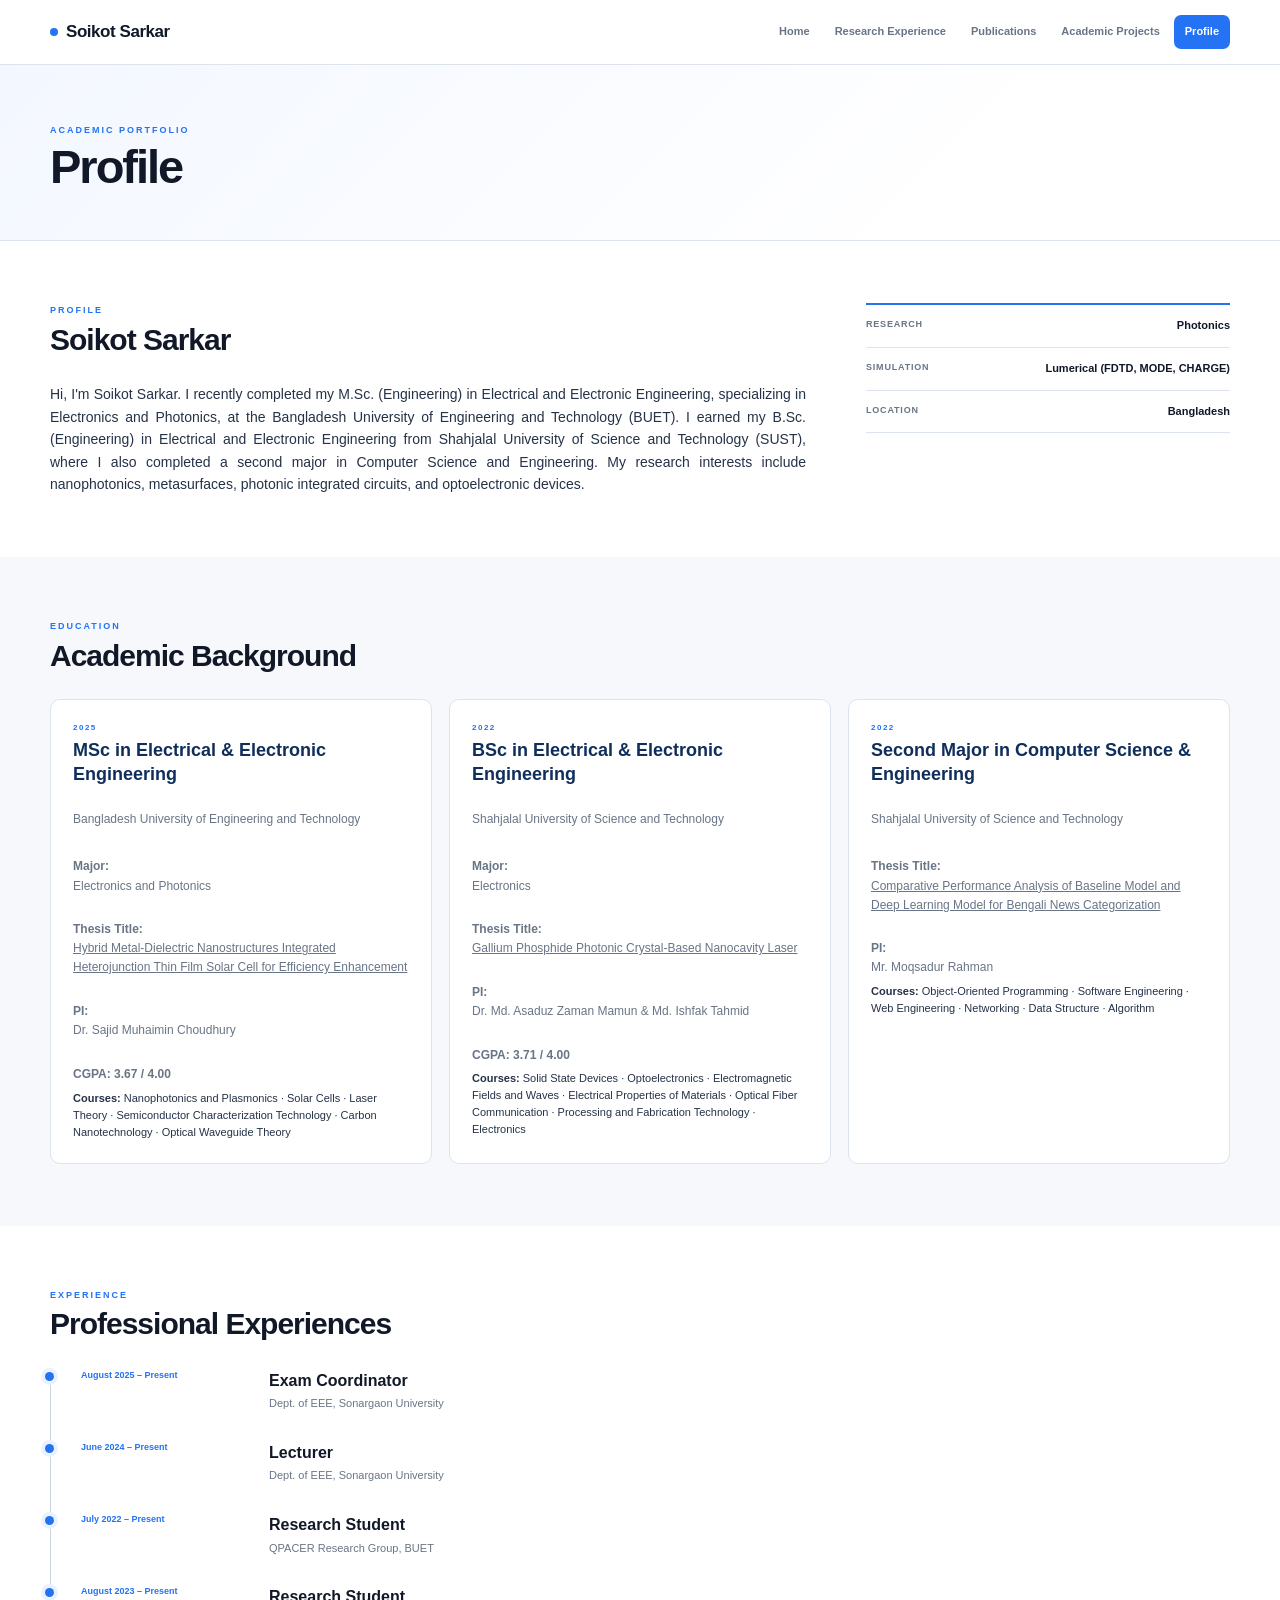
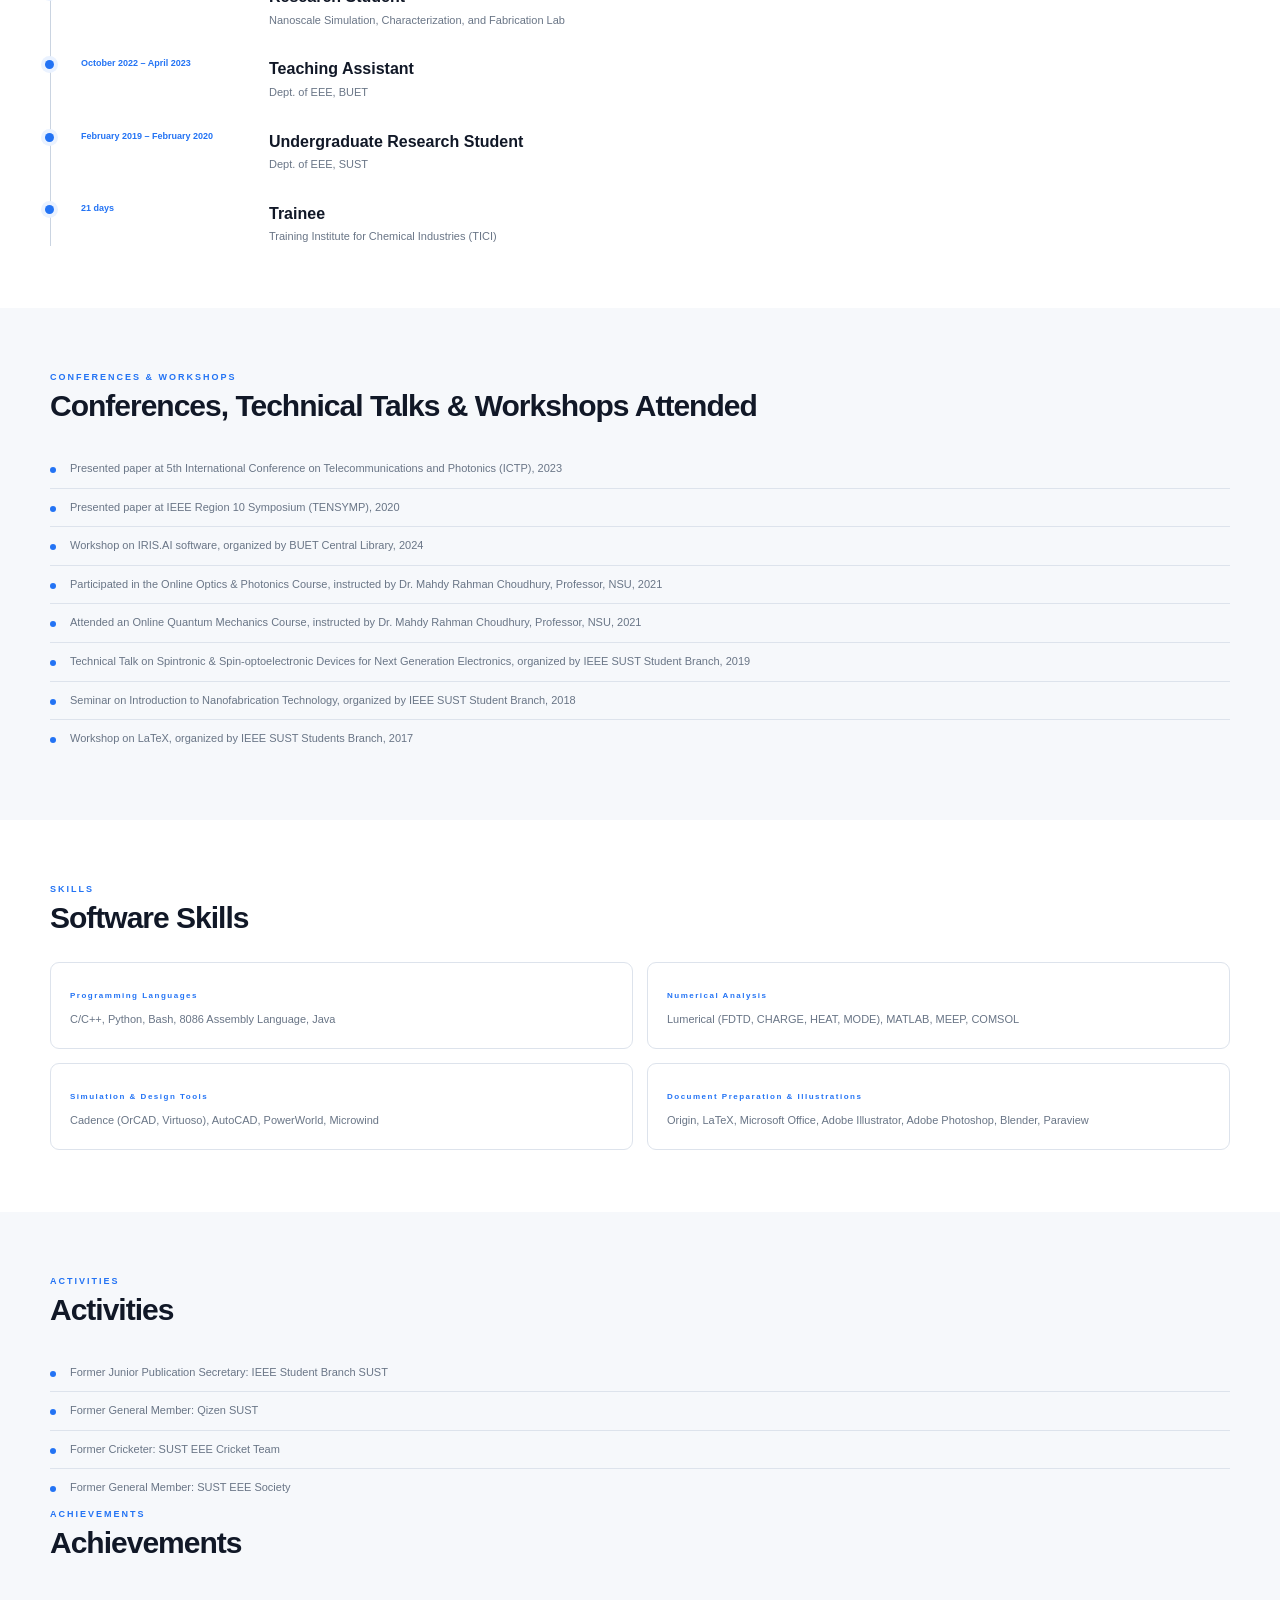
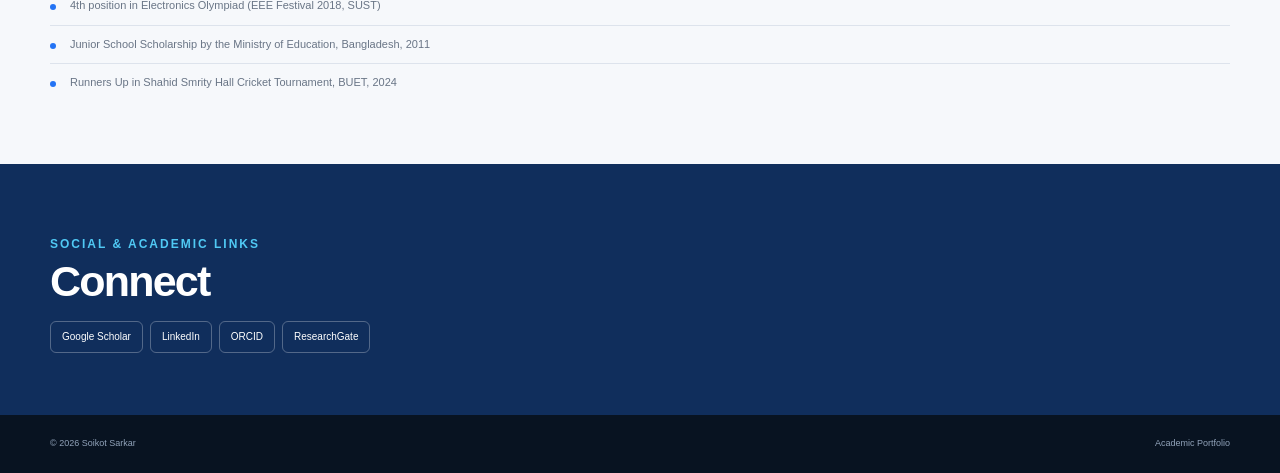
<file: profile.html>
<!DOCTYPE html>
<html lang="en">
<head>
    <meta charset="UTF-8">
    <meta name="viewport" content="width=device-width, initial-scale=1.0">
<!-- Google tag (gtag.js) -->
<script async src="https://www.googletagmanager.com/gtag/js?id=G-GT7H20YTY5"></script>
<script>
  window.dataLayer = window.dataLayer || [];
  function gtag(){dataLayer.push(arguments);}
  gtag('js', new Date());

  gtag('config', 'G-GT7H20YTY5');
</script>

    <title>Profile | Soikot Sarkar</title>
    <meta name="description" content="Academic portfolio of Soikot Sarkar">

    <link rel="stylesheet" href="style.css">
</head>

<body data-page="profile">

    <!-- Navigation -->
    <header class="navbar">
        <div class="container nav-container">
            <a class="logo" href="index.html">Soikot Sarkar</a>

            <nav>
                <a href="index.html">Home</a>
                <a href="research.html">Research Experience</a>
                <a href="publications.html">Publications</a>
                <a href="projects.html">Academic Projects</a>
                <a href="profile.html">Profile</a>
            </nav>
        </div>
    </header>


    <!-- Page Title -->
    <section class="page-title">
        <div class="container">
            <p class="section-label">ACADEMIC PORTFOLIO</p>
            <h1>Profile</h1>
        </div>
    </section>


    <!-- Profile -->
    <section class="section profile-section">
        <div class="container">
            <div class="about-grid">

                <div>
                    <div class="heading">
                        <p class="section-label">PROFILE</p>
                        <h2 id="profile-name">Soikot Sarkar</h2>
                    </div>

                    <p id="profile-about"></p>
                </div>

                <div class="info-list">
                    <div class="info">
                        <span>Research</span>
                        <strong>Photonics</strong>
                    </div>

                    <div class="info">
                        <span>Simulation</span>
                        <strong>Lumerical (FDTD, MODE, CHARGE)</strong>
                    </div>

                    <div class="info">
                        <span>Location</span>
                        <strong>Bangladesh</strong>
                    </div>
                </div>

            </div>
        </div>
    </section>


    <!-- Education -->
    <section class="section light">
        <div class="container">

            <div class="heading">
                <p class="section-label">EDUCATION</p>
                <h2>Academic Background</h2>
            </div>

            <div class="quick-grid education-grid" id="education-list"></div>

        </div>
    </section>


    <!-- Professional Experience -->
    <section class="section">
        <div class="container">

            <div class="heading">
                <p class="section-label">EXPERIENCE</p>
                <h2>Professional Experiences</h2>
            </div>

            <div class="experience-list" id="professional-experience-list"></div>

        </div>
    </section>


    <!-- Conferences, Talks & Workshops -->
    <section class="section light">
        <div class="container">

            <div class="heading">
                <p class="section-label">CONFERENCES &amp; WORKSHOPS</p>
                <h2>Conferences, Technical Talks &amp; Workshops Attended</h2>
            </div>

            <div class="activity-list" id="conference-list"></div>

        </div>
    </section>


    <!-- Software Skills -->
    <section class="section">
        <div class="container">

            <div class="heading">
                <p class="section-label">SKILLS</p>
                <h2>Software Skills</h2>
            </div>

            <div class="skills-grid" id="skills-list"></div>

        </div>
    </section>


    <!-- Activities & Achievements -->
    <section class="section light">
        <div class="container two-column-profile">

            <div>
                <div class="heading">
                    <p class="section-label">ACTIVITIES</p>
                    <h2>Activities</h2>
                </div>

                <div class="activity-list compact-list" id="activities-list"></div>
            </div>

            <div>
                <div class="heading">
                    <p class="section-label">ACHIEVEMENTS</p>
                    <h2>Achievements</h2>
                </div>

                <div class="activity-list compact-list" id="achievements-list"></div>
            </div>

        </div>
    </section>


    <!-- Contact -->
    <section class="contact">
        <div class="container">

            <p class="section-label">SOCIAL &amp; ACADEMIC LINKS</p>
            <h2>Connect</h2>

            <div class="contact-links" id="profile-contact-links"></div>

        </div>
    </section>


    <!-- Footer -->
    <footer>
        <div class="container footer">
            <span>© <span id="year"></span> Soikot Sarkar</span>
            <span>Academic Portfolio</span>
        </div>
    </footer>


    <script src="script.js"></script>
</body>
</html>
</file>
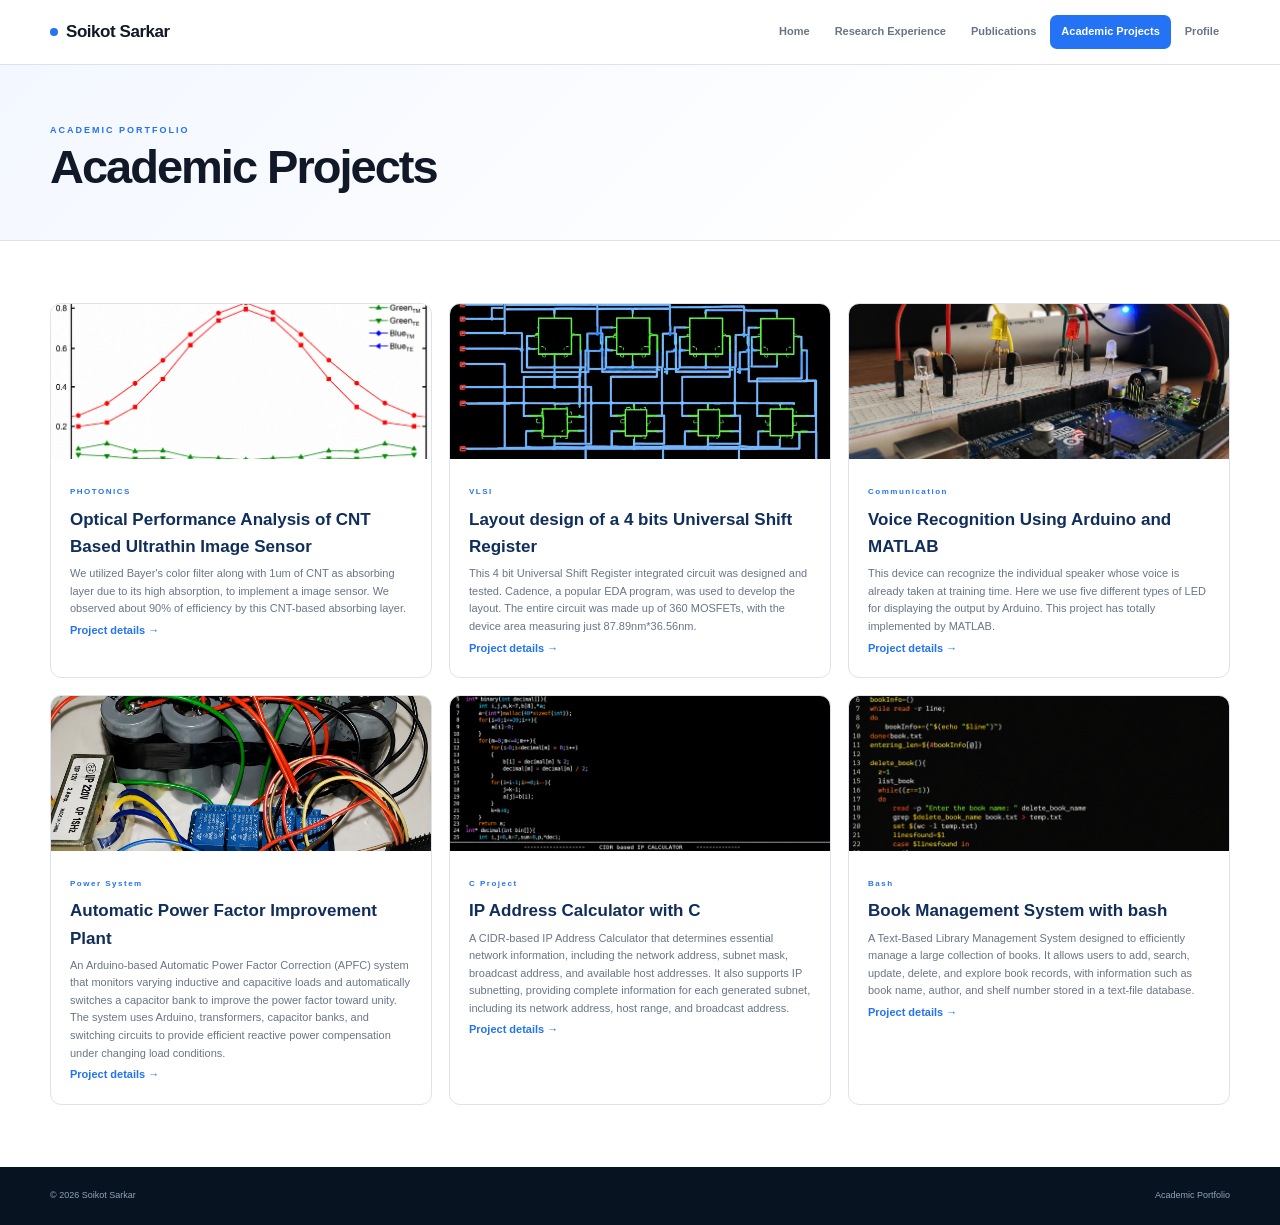
<file: projects.html>
<!DOCTYPE html>
<html lang="en">

<head>
    <meta charset="UTF-8">
    <meta name="viewport" content="width=device-width, initial-scale=1.0">
<!-- Google tag (gtag.js) -->
<script async src="https://www.googletagmanager.com/gtag/js?id=G-GT7H20YTY5"></script>
<script>
  window.dataLayer = window.dataLayer || [];
  function gtag(){dataLayer.push(arguments);}
  gtag('js', new Date());

  gtag('config', 'G-GT7H20YTY5');
</script>
	
    <title>Academic Projects | Soikot Sarkar</title>
    <meta name="description" content="Academic portfolio of Soikot Sarkar.">
    <link rel="stylesheet" href="style.css">
</head>

<body data-page="projects">

    <header class="navbar">
        <div class="container nav-container">
            <a class="logo" href="index.html">Soikot Sarkar</a>

            <nav>
                <a href="index.html">Home</a>
                <a href="research.html">Research Experience</a>
                <a href="publications.html">Publications</a>
                <a href="projects.html">Academic Projects</a>
                <a href="profile.html">Profile</a>
            </nav>
        </div>
    </header>

    <section class="page-title">
        <div class="container">
            <p class="section-label">ACADEMIC PORTFOLIO</p>
            <h1>Academic Projects</h1>
        </div>
    </section>

    <section class="section">
        <div class="container">
            <div class="project-grid" id="project-list"></div>
        </div>
    </section>

    <footer>
        <div class="container footer">
            <span>© <span id="year"></span> Soikot Sarkar</span>
            <span>Academic Portfolio</span>
        </div>
    </footer>

    <script src="script.js"></script>

</body>
</html>
</file>
<file: style.css>
/* =========================================================
   SOIKOT SARKAR — SMART COMPACT ACADEMIC PORTFOLIO
   Refined editorial / Swiss-inspired layout
   Primary: #2373F4
   ========================================================= */

:root{
    --primary:#2373F4;
    --primary-dark:#102E5C;
    --primary-light:#EAF2FF;
    --ink:#111827;
    --text:#253247;
    --muted:#697586;
    --line:#DDE3EC;
    --paper:#fff;
    --wash:#F6F8FB;
    --navy:#0C1A2B;
    --cyan:#50C9F4;
    --shadow:0 10px 30px rgba(16,46,92,.07);
}

*{margin:0;padding:0;box-sizing:border-box}
html{scroll-behavior:smooth}
body{
    font-family:Inter,Arial,Helvetica,sans-serif;
    color:var(--text);background:var(--paper);
    line-height:1.6;font-size:14px;
}
a{text-decoration:none;color:inherit}
img{max-width:100%;display:block}
::selection{background:var(--primary);color:#fff}

.container{width:min(1180px,calc(100% - 48px));margin:auto}

/* NAVIGATION */
.navbar{
    position:sticky;top:0;z-index:1000;
    background:rgba(255,255,255,.94);
    border-bottom:1px solid var(--line);
    backdrop-filter:blur(14px);
}
.nav-container{
    min-height:64px;display:flex;align-items:center;
    justify-content:space-between;gap:28px;
}
.logo{
    display:flex;align-items:center;color:var(--ink);
    font-size:17px;font-weight:800;letter-spacing:-.45px;
}
.logo::before{
    content:"";width:8px;height:8px;margin-right:8px;
    border-radius:50%;background:var(--primary);
}
nav{display:flex;align-items:center;gap:3px}
nav a{
    padding:8px 11px;border-radius:7px;color:var(--muted);
    font-size:11px;font-weight:700;transition:.2s ease;
}
nav a:hover{color:var(--primary);background:var(--primary-light)}
nav a.active{color:#fff;background:var(--primary)}

/* COMMON */
.section{padding:62px 0}
.light{background:var(--wash)}
.compact-section{padding:48px 0}
.section-label{
    color:var(--primary);font-size:9px;font-weight:850;
    letter-spacing:2px;text-transform:uppercase;
}
.heading{margin-bottom:27px}
.heading h2,.compact-section-heading h2{
    margin-top:5px;color:var(--ink);font-size:30px;
    line-height:1.12;letter-spacing:-1px;font-weight:750;
}
.compact-section-heading{
    display:flex;align-items:flex-end;justify-content:space-between;
    gap:20px;margin-bottom:24px;
}
.compact-section-heading h2{font-size:29px}
.text-link,.link{color:var(--primary);font-size:11px;font-weight:800}
.text-link:hover,.link:hover{color:var(--primary-dark)}

/* HERO */
.compact-hero{
    position:relative;overflow:hidden;padding:68px 0 72px;
    background:linear-gradient(90deg,#fff 0%,#fff 57%,#F4F8FF 100%);
}
.compact-hero::before{
    content:"";position:absolute;width:420px;height:420px;
    right:-180px;top:-210px;border:1px solid rgba(35,115,244,.13);
    border-radius:50%;
}
.compact-hero::after{
    content:"";position:absolute;width:250px;height:250px;
    right:-95px;top:-125px;border:1px solid rgba(80,201,244,.17);
    border-radius:50%;
}
.compact-grid{
    position:relative;z-index:2;display:grid;
    grid-template-columns:205px minmax(0,1fr) 245px;
    gap:42px;align-items:center;
}
.compact-photo{
    width:205px;height:255px;object-fit:cover;border-radius:14px;
    background:var(--primary-light);
    box-shadow:0 15px 35px rgba(16,46,92,.12);
}
.hero-intro .label{
    color:var(--primary);font-size:9px;font-weight:850;letter-spacing:2px;
}
.hero-intro h1{
    margin:8px 0 9px;color:var(--ink);font-size:44px;
    line-height:1;letter-spacing:-2.2px;font-weight:780;
}
.hero-intro h2{
    max-width:690px;color:var(--primary-dark);font-size:20px;
    line-height:1.35;font-weight:650;
}
.hero-intro .hero-desc{
    max-width:680px;margin-top:11px;color:var(--muted);
    font-size:13px;line-height:1.7;
}
.buttons{display:flex;flex-wrap:wrap;gap:8px;margin-top:19px}
.btn{
    display:inline-flex;align-items:center;min-height:36px;
    padding:7px 14px;border:1px solid var(--line);border-radius:7px;
    color:var(--primary-dark);background:#fff;font-size:10px;
    font-weight:800;transition:.2s ease;
}
.btn.primary{
    color:#fff;border-color:var(--primary);background:var(--primary);
    box-shadow:0 7px 18px rgba(35,115,244,.18);
}
.btn:hover{transform:translateY(-2px);border-color:var(--primary)}
.btn.primary:hover{background:var(--primary-dark)}

/* METRICS */
.metrics-panel{padding-left:25px;border-left:1px solid var(--line)}
.metric-list{margin-top:8px}
.metric{
    display:flex;align-items:center;justify-content:space-between;
    gap:15px;padding:10px 0;border-bottom:1px solid var(--line);
}
.metric:last-child{border-bottom:0}
.metric strong{color:var(--primary);font-size:19px;line-height:1;font-weight:800}
.metric span{
    color:var(--muted);font-size:8px;font-weight:850;
    text-transform:uppercase;letter-spacing:1px;
}
.metrics-socials{margin-top:13px;padding-top:12px;border-top:1px solid var(--line)}
.metrics-socials .socials{display:flex;flex-wrap:wrap;gap:6px;margin-top:8px}
.social-btn{
    padding:5px 8px;border:1px solid var(--line);border-radius:6px;
    color:var(--primary);background:#fff;font-size:9px;font-weight:750;
    transition:.2s ease;
}
.social-btn:hover{color:#fff;border-color:var(--primary);background:var(--primary)}

/* RESEARCH INTERESTS */
.compact-research{
    display:grid;grid-template-columns:repeat(3,1fr);
    border-top:1px solid var(--line);
}
.compact-research .card{
    position:relative;min-height:165px;padding:25px 24px 22px;
    border:0;border-right:1px solid var(--line);
    border-bottom:1px solid var(--line);border-radius:0;
    background:#fff;box-shadow:none;transition:.22s ease;
}
.compact-research .card:last-child{border-right:0}
.compact-research .card::before{
    content:"";position:absolute;top:0;left:24px;
    width:30px;height:3px;background:var(--primary);transition:.22s ease;
}
.compact-research .card:hover{background:#F8FBFF}
.compact-research .card:hover::before{width:55px}
.card h3{margin:20px 0 7px;color:var(--primary-dark);font-size:18px;line-height:1.25}
.card p{color:var(--muted);font-size:12px;line-height:1.6}
.meta{color:var(--primary);font-size:8px;font-weight:850;letter-spacing:1.5px}

/* FEATURED PUBLICATION */
.featured-section{padding:60px 0;background:var(--navy)}
.featured{
    display:grid;grid-template-columns:55px 115px minmax(0,1fr);
    gap:23px;align-items:start;
}
.featured-year{padding-top:3px;color:var(--cyan);font-size:10px;font-weight:850}
.featured-cover-wrap{width:115px}
.featured-cover{
    width:115px;height:158px;object-fit:cover;object-position:top center;
    border-radius:6px;background:#fff;
    box-shadow:0 10px 28px rgba(0,0,0,.25);transition:.25s ease;
}
.featured-cover:hover{transform:translateY(-3px)}
.featured-content h3{
    max-width:800px;color:#fff;font-size:21px;line-height:1.35;
    letter-spacing:-.35px;
}
.featured-content .authors{margin-top:8px;color:#BAC7D8;font-size:11px}
.featured-content .journal{color:#91A5BD;font-size:11px;font-style:italic}
.featured-content .link{display:inline-block;margin-top:12px;color:var(--cyan)}

/* ABOUT + UPDATES */
.bottom-section{padding:60px 0;background:var(--wash)}
.bottom-grid{display:grid;grid-template-columns:1.1fr .9fr;gap:60px}
.bottom-column{padding:0;border:0;background:transparent;box-shadow:none}
.bottom-column .compact-section-heading{margin-bottom:18px}
.bottom-column .compact-section-heading h2{font-size:25px}
.compact-about>p{color:var(--text);font-size:13px;line-height:1.75}
.about-tags{display:flex;flex-wrap:wrap;gap:6px;margin-top:17px}
.about-tags span{
    padding:5px 9px;border:1px solid #D5E2F5;border-radius:20px;
    background:#fff;color:var(--primary);font-size:9px;font-weight:750;
}
.update{
    display:grid;grid-template-columns:75px 1fr;gap:15px;
    padding:11px 0;border-top:1px solid var(--line);
}
.update-date{color:var(--primary);font-size:8px;font-weight:850}
.update h3{color:var(--ink);font-size:12px}
.update p{margin-top:2px;color:var(--muted);font-size:10px}
#updates{height:220px;overflow-y:auto;padding-right:8px}

/* INNER PAGE TITLE */
.page-title{
    padding:58px 0 50px;
    background:linear-gradient(135deg,#F3F7FF,#fff 75%);
    border-bottom:1px solid var(--line);
}
.page-title h1{
    margin-top:6px;color:var(--ink);font-size:47px;
    line-height:1;letter-spacing:-2px;font-weight:780;
}

/* GRIDS */
.quick-grid,.research-grid,.project-grid{
    display:grid;grid-template-columns:repeat(3,1fr);gap:17px;
}
.card{padding:23px;border:1px solid var(--line);border-radius:10px;background:#fff}

/* PROFILE */
.about-grid{
    display:grid;grid-template-columns:1.35fr .65fr;gap:60px;align-items:start;
}
.info-list{border-top:2px solid var(--primary)}
.info{
    display:flex;justify-content:space-between;gap:20px;
    padding:12px 0;border-bottom:1px solid var(--line);
}
.info span{
    color:var(--muted);font-size:9px;font-weight:800;
    text-transform:uppercase;letter-spacing:.8px;
}
.info strong{color:var(--ink);font-size:11px;text-align:right}

/* EDUCATION */
.education-card{
    height:100%;padding:22px;border:1px solid var(--line);
    border-radius:10px;background:#fff;transition:.22s ease;
}
.education-card:hover{
    transform:translateY(-3px);border-color:#C7D9F4;box-shadow:var(--shadow);
}
.education-year{display:block;margin-bottom:4px}
.education-card h3{
    margin:0 0 5px;color:var(--primary-dark);font-size:18px;line-height:1.3;
}
.education-institution{margin-bottom:9px;color:var(--muted);font-size:11px}
.education-detail{margin-top:5px;color:var(--text);font-size:11px;line-height:1.55}
.education-result{margin-top:6px;color:var(--primary);font-size:11px;font-weight:750}

/* RESEARCH TIMELINE */
.timeline{padding-left:32px;border-left:1px solid #CAD4E1}
.item{
    position:relative;display:grid;grid-template-columns:125px 1fr;
    gap:25px;padding-bottom:42px;
}
.item:last-child{padding-bottom:0}
.item::before{
    content:"";position:absolute;left:-38px;top:4px;width:10px;height:10px;
    border-radius:50%;background:var(--blue);box-shadow:0 0 0 4px var(--primary-light);
}
.item-date{color:var(--primary);font-size:9px;font-weight:850}
.item h3{color:var(--ink);font-size:20px;line-height:1.3}
.item h4{color:var(--primary);font-size:11px}
.item p{margin-top:6px;color:var(--muted);font-size:12px;line-height:1.7}
.research-item-content{
    display:grid;grid-template-columns:175px minmax(0,1fr);
    gap:23px;align-items:start;
}
.research-image-wrap{
    width:175px;height:145px;overflow:hidden;border-radius:9px;
    background:var(--primary-light);box-shadow:0 6px 18px rgba(16,46,92,.06);
}
.research-image{width:100%;height:100%;object-fit:cover;transition:.25s ease}
.research-image:hover{transform:scale(1.025)}

/* PUBLICATIONS */
.publication-category{margin-bottom:55px}
.publication-category-heading{
    display:flex;align-items:baseline;gap:13px;margin-bottom:6px;
}
.publication-category-heading h2{color:var(--ink);font-size:25px;letter-spacing:-.6px}
.publication{
    display:grid;grid-template-columns:60px 110px minmax(0,1fr);
    gap:21px;padding:25px 0;border-top:1px solid var(--line);
    align-items:start;
}
.publication-year{color:var(--primary);font-size:10px;font-weight:850}
.publication-cover-wrap{width:110px}
.publication-cover{
    width:110px;height:150px;object-fit:cover;object-position:top center;
    border-radius:5px;background:var(--primary-light);
    box-shadow:0 6px 18px rgba(16,46,92,.08);transition:.22s ease;
}
.publication-cover:hover{transform:translateY(-3px)}
.publication-content h3{color:var(--ink);font-size:17px;line-height:1.45}
.publication-status{
    display:inline-block;margin-top:7px;padding:4px 7px;border-radius:20px;
    background:var(--primary-light);color:var(--primary);
    font-size:8px;font-weight:850;text-transform:uppercase;
}
.publication-cover-empty{
    display:flex;align-items:center;justify-content:center;min-height:150px;
    color:var(--primary);background:var(--primary-light);font-size:8px;font-weight:850;
}

/* PROJECTS */
.project-card{
    min-width:0;overflow:hidden;border:1px solid var(--line);
    border-radius:11px;background:#fff;transition:.22s ease;
}
.project-card:hover{transform:translateY(-4px);border-color:#C8D9F4;box-shadow:var(--shadow)}
.project-image-wrap{height:155px;overflow:hidden;background:var(--primary-light)}
.project-image{width:100%;height:100%;object-fit:cover;transition:.25s ease}
.project-card:hover .project-image{transform:scale(1.025)}
.project-top{
    height:120px;display:flex;align-items:center;justify-content:center;
    color:#fff;background:linear-gradient(135deg,var(--primary-dark),var(--primary));
    font-size:29px;font-weight:800;
}
.project-body{padding:19px}
.project-body h3{margin:5px 0;color:var(--primary-dark);font-size:17px}
.project-body p{color:var(--muted);font-size:11px;line-height:1.6}

/* EXPERIENCE */
.experience-list{border-left:1px solid #CAD4E1;padding-left:30px}
.profile-experience-item{
    position:relative;display:grid;grid-template-columns:165px minmax(0,1fr);
    gap:23px;padding-bottom:27px;
}
.profile-experience-item:last-child{padding-bottom:0}
.profile-experience-item::before{
    content:"";position:absolute;left:-36px;top:4px;width:9px;height:9px;
    border-radius:50%;background:var(--primary);box-shadow:0 0 0 4px var(--primary-light);
}
.profile-experience-period{color:var(--primary);font-size:9px;font-weight:850}
.profile-experience-item h3{color:var(--ink);font-size:16px}
.profile-experience-item p{margin-top:2px;color:var(--muted);font-size:11px}

/* SKILLS */
.skills-grid{display:grid;grid-template-columns:repeat(2,1fr);gap:14px}
.skill-card{
    padding:19px;border:1px solid var(--line);border-radius:9px;
    background:#fff;transition:.2s ease;
}
.skill-card:hover{border-color:#C8D9F4;box-shadow:var(--shadow)}
.skill-card p{margin-top:7px;color:var(--muted);font-size:11px;line-height:1.6}

/* ACTIVITIES */
.activity-list{display:flex;flex-direction:column}
.activity-item{
    display:grid;grid-template-columns:8px minmax(0,1fr);
    gap:12px;padding:10px 0;border-top:1px solid var(--line);
}
.activity-item:first-child{border-top:0}
.activity-dot{width:6px;height:6px;margin-top:7px;border-radius:50%;background:var(--primary)}
.activity-item p{color:var(--muted);font-size:11px;line-height:1.6}

/* CONTACT */
.contact{padding:62px 0;color:#fff;background:var(--primary-dark)}
.contact .section-label{color:var(--cyan)}
.contact h2{
    margin-top:5px;color:#fff;font-size:43px;line-height:1;letter-spacing:-1.8px;
}
.contact p{max-width:680px;margin-top:9px;color:#CAD7E8;font-size:12px;line-height:1.65}
.contact-links{display:flex;flex-wrap:wrap;gap:7px;margin-top:18px}
.contact-links a,#profile-contact-links a{
    padding:7px 11px;border:1px solid rgba(255,255,255,.28);
    border-radius:6px;color:#fff;font-size:10px;transition:.2s ease;
}
.contact-links a:hover,#profile-contact-links a:hover{
    border-color:var(--cyan);background:rgba(255,255,255,.08);
}

/* FOOTER */
footer{color:#91A3BA;background:#081321}
.footer{
    min-height:58px;display:flex;align-items:center;
    justify-content:space-between;font-size:9px;
}

/* COMPATIBILITY */
.card p,.update p,#profile-about,#about-text,.hero-desc,.item p,.project-body p{
    white-space:pre-line;
}
#profile-about,#about-text{text-align:justify}
.image-missing{
    position:relative;min-height:110px;
    background:linear-gradient(135deg,#DCEAFF,#F4F8FF);
}
.image-missing::after{
    content:"IMAGE";position:absolute;inset:0;display:flex;
    align-items:center;justify-content:center;color:var(--primary);
    font-size:8px;font-weight:850;letter-spacing:1.5px;
}

/* TABLET */
@media(max-width:1050px){
    .compact-grid{
        grid-template-columns:180px minmax(0,1fr);
        gap:32px;
    }
    .compact-photo{width:180px;height:225px}
    .metrics-panel{
        grid-column:1/-1;padding:17px 0 0;
        border-left:0;border-top:1px solid var(--line);
    }
}
@media(max-width:850px){
    .container{width:calc(100% - 34px)}
    nav{display:none}
    .compact-hero{padding:52px 0 55px}
    .compact-grid{grid-template-columns:155px minmax(0,1fr);gap:27px}
    .compact-photo{width:155px;height:195px}
    .hero-intro h1{font-size:38px}
    .compact-research,.quick-grid,.research-grid,.project-grid{grid-template-columns:1fr}
    .compact-research .card{border-right:0}
    .bottom-grid,.about-grid{grid-template-columns:1fr;gap:38px}
    .featured{grid-template-columns:50px 100px minmax(0,1fr);gap:18px}
    .featured-cover-wrap,.featured-cover{width:100px}
    .featured-cover{height:138px}
    .research-item-content{grid-template-columns:155px minmax(0,1fr);gap:18px}
    .research-image-wrap{width:155px;height:135px}
}
@media(max-width:600px){
    .container{width:calc(100% - 28px)}
    .section{padding:45px 0}
    .compact-section{padding:38px 0}
    .compact-hero{padding:42px 0 48px}
    .compact-grid{grid-template-columns:1fr;gap:23px}
    .compact-photo{width:135px;height:170px}
    .hero-intro h1{font-size:34px;letter-spacing:-1.4px}
    .hero-intro h2{font-size:17px}
    .hero-intro .hero-desc{font-size:12px}
    .compact-section-heading{align-items:flex-start;flex-direction:column;gap:5px}
    .featured{grid-template-columns:42px 82px minmax(0,1fr);gap:10px}
    .featured-cover-wrap,.featured-cover{width:82px}
    .featured-cover{height:113px}
    .featured-content h3{font-size:15px}
    .page-title{padding:43px 0 38px}
    .page-title h1{font-size:39px;letter-spacing:-1.5px}
    .timeline{padding-left:23px}
    .item{grid-template-columns:1fr;gap:4px;padding-bottom:31px}
    .item::before{left:-29px}
    .item h3{font-size:18px}
    .research-item-content{grid-template-columns:1fr}
    .research-image-wrap{width:100%;height:180px}
    .publication{grid-template-columns:45px 82px minmax(0,1fr);gap:10px;padding:20px 0}
    .publication-cover-wrap,.publication-cover{width:82px}
    .publication-cover{height:113px}
    .publication-content h3{font-size:14px}
    .publication-category-heading{display:block}
    .publication-category-heading h2{margin-top:4px;font-size:22px}
    .skills-grid{grid-template-columns:1fr}
    .profile-experience-item{grid-template-columns:1fr;gap:3px}
    .contact h2{font-size:36px}
    .footer{min-height:65px;flex-direction:column;justify-content:center;gap:2px;padding:10px 0}
}
</file>
